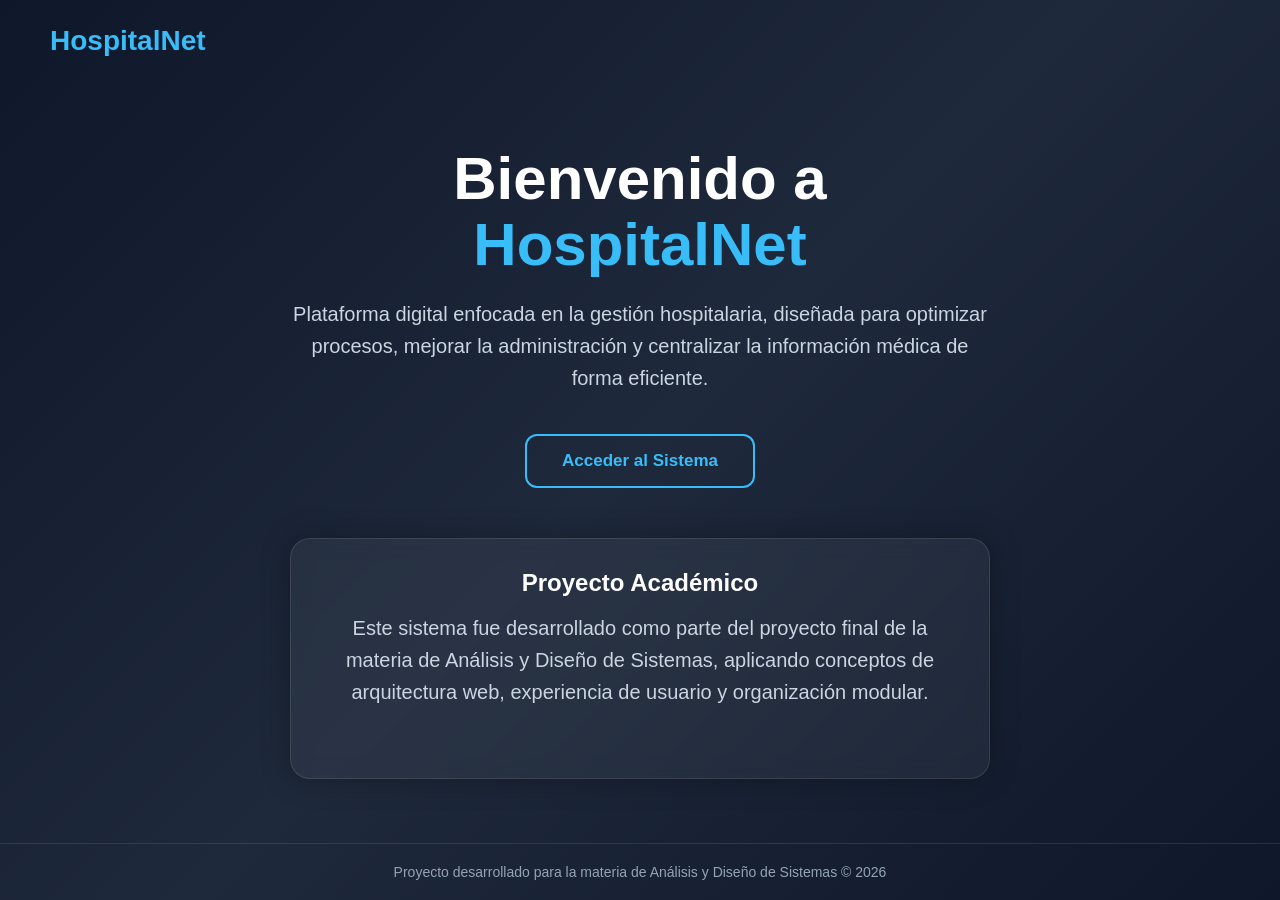
<file: index.html>
<!DOCTYPE html>
<html lang="es">
<head>
  <meta charset="UTF-8" />
  <meta name="viewport" content="width=device-width, initial-scale=1.0"/>
  <title>HospitalNet - Bienvenido</title>

  <style>
    *{
      margin:0;
      padding:0;
      box-sizing:border-box;
      font-family: Arial, Helvetica, sans-serif;
    }

    body{
      background: linear-gradient(135deg, #0f172a, #1e293b, #0f172a);
      min-height:100vh;
      color:white;
      display:flex;
      flex-direction:column;
    }

    header{
      padding:25px 50px;
      display:flex;
      justify-content:space-between;
      align-items:center;
    }

    .logo{
      font-size:28px;
      font-weight:bold;
      color:#38bdf8;
    }

    nav a{
      color:white;
      text-decoration:none;
      margin-left:25px;
      transition:0.3s;
    }

    nav a:hover{
      color:#38bdf8;
    }

    .hero{
      flex:1;
      display:flex;
      justify-content:center;
      align-items:center;
      padding:40px;
    }

    .hero-content{
      max-width:700px;
      text-align:center;
      animation: fadeIn 1s ease;
    }

    .hero-content h1{
      font-size:60px;
      margin-bottom:20px;
      line-height:1.1;
    }

    .hero-content span{
      color:#38bdf8;
    }

    .hero-content p{
      font-size:20px;
      color:#cbd5e1;
      margin-bottom:40px;
      line-height:1.6;
    }

    .buttons{
      display:flex;
      justify-content:center;
      gap:20px;
      flex-wrap:wrap;
    }

    .btn{
      padding:15px 35px;
      border:none;
      border-radius:12px;
      font-size:17px;
      cursor:pointer;
      transition:0.3s;
      text-decoration:none;
      font-weight:bold;
    }

    .btn-primary{
      background:#38bdf8;
      color:white;
    }

    .btn-primary:hover{
      background:#0ea5e9;
      transform:translateY(-3px);
    }

    .btn-secondary{
      background:transparent;
      border:2px solid #38bdf8;
      color:#38bdf8;
    }

    .btn-secondary:hover{
      background:#38bdf8;
      color:white;
      transform:translateY(-3px);
    }

    .card{
      margin-top:50px;
      background:rgba(255,255,255,0.05);
      padding:30px;
      border-radius:20px;
      backdrop-filter: blur(10px);
      border:1px solid rgba(255,255,255,0.1);
      box-shadow:0 0 30px rgba(0,0,0,0.3);
    }

    footer{
      text-align:center;
      padding:20px;
      color:#94a3b8;
      font-size:14px;
      border-top:1px solid rgba(255,255,255,0.1);
    }

    @keyframes fadeIn{
      from{
        opacity:0;
        transform:translateY(30px);
      }
      to{
        opacity:1;
        transform:translateY(0);
      }
    }

    @media(max-width:768px){
      .hero-content h1{
        font-size:40px;
      }

      .hero-content p{
        font-size:17px;
      }
    }

  </style>
</head>

<body>

  <header>
    <div class="logo">HospitalNet</div>
  </header>

  <section class="hero">

    <div class="hero-content">

      <h1>
        Bienvenido a <span>HospitalNet</span>
      </h1>

      <p>
        Plataforma digital enfocada en la gestión hospitalaria,
        diseñada para optimizar procesos, mejorar la administración
        y centralizar la información médica de forma eficiente.
      </p>

      <div class="buttons">
        <a href="ProyectoADS/views/auth/login.html" class="btn btn-secondary">
          Acceder al Sistema
        </a>
      </div>

      <div class="card">
        <h2 style="margin-bottom:15px;">
          Proyecto Académico
        </h2>

        <p>
          Este sistema fue desarrollado como parte del proyecto final
          de la materia de Análisis y Diseño de Sistemas,
          aplicando conceptos de arquitectura web,
          experiencia de usuario y organización modular.
        </p>
      </div>

    </div>

  </section>

  <footer>
    Proyecto desarrollado para la materia de Análisis y Diseño de Sistemas © 2026
  </footer>

</body>
</html>
</file>
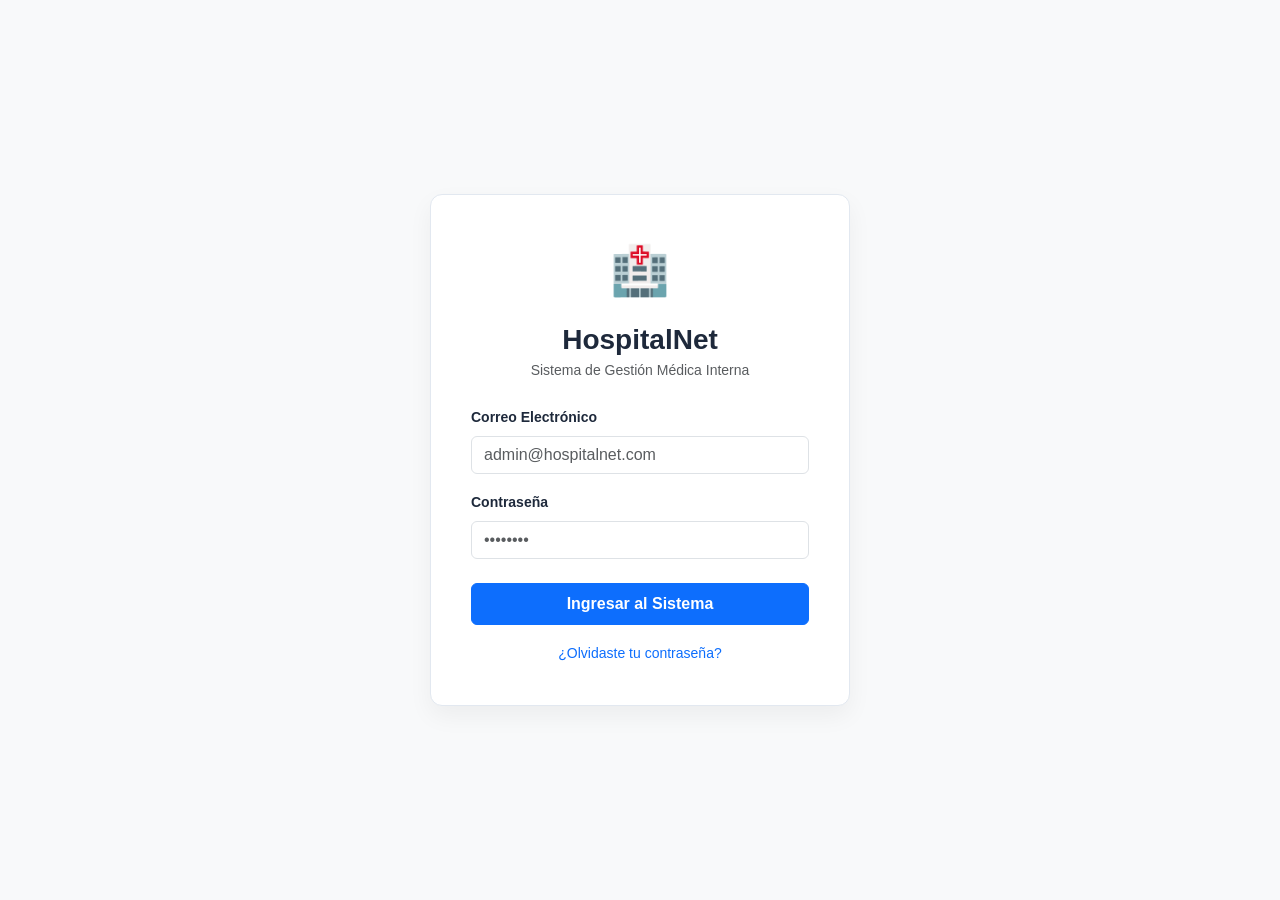
<file: ProyectoADS/views/auth/login.html>
<!DOCTYPE html>
<html lang="es">
<head>
    <meta charset="UTF-8">
    <meta name="viewport" content="width=device-width, initial-scale=1.0">
    <title>HospitalNet - Inicio de Sesión</title>
    <link href="https://cdn.jsdelivr.net/npm/bootstrap@5.3.2/dist/css/bootstrap.min.css" rel="stylesheet">
    <link href="/ProyectoADS/public/css/styles.css" rel="stylesheet">
</head>
<body class="bg-light">

<div class="container d-flex justify-content-center align-items-center" style="min-height: 100vh;">
    <div class="login-container w-100" style="max-width: 420px; background: #ffffff; padding: 2.5rem; border-radius: 12px; box-shadow: 0 10px 25px rgba(0,0,0,0.05);">
        
        <div class="text-center mb-3" style="font-size: 3rem;">🏥</div>
        <h3 class="text-center fw-bold mb-1">HospitalNet</h3>
        <p class="text-muted text-center small mb-4">Sistema de Gestión Médica Interna</p>
        
        <div id="alert-container"></div>

        <form id="form-login" novalidate>
            <div class="mb-3">
                <label for="email" class="form-label small fw-semibold">Correo Electrónico</label>
                <input type="email" class="form-control" id="email" placeholder="admin@hospitalnet.com" required>
            </div>
            
            <div class="mb-4">
                <label for="password" class="form-label small fw-semibold">Contraseña</label>
                <input type="password" class="form-control" id="password" placeholder="••••••••" required>
            </div>
            
            <button type="submit" class="btn btn-primary w-100 py-2 fw-semibold">
                Ingresar al Sistema
            </button>
            <div class="text-center mt-3">
                <a href="recuperar.html" class="small text-decoration-none">¿Olvidaste tu contraseña?</a>
            </div>
        </form>
        
    </div>
</div>

<script src="/ProyectoADS/public/js/auth.js"></script>
</body>
</html>
</file>
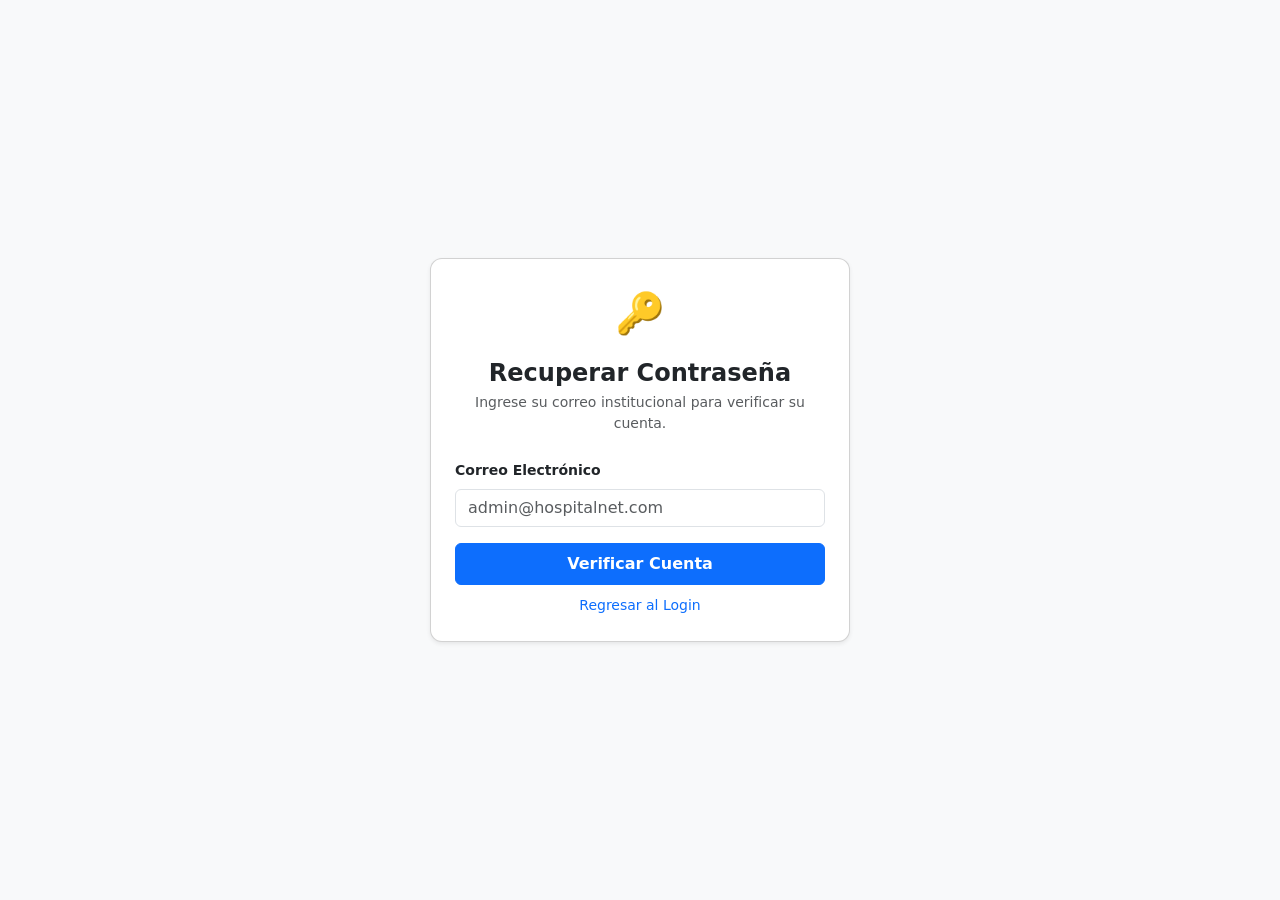
<file: ProyectoADS/views/auth/recuperar.html>
<!DOCTYPE html>
<html lang="es">
<head>
    <meta charset="UTF-8">
    <meta name="viewport" content="width=device-width, initial-scale=1.0">
    <title>HospitalNet - Recuperar Contraseña</title>
    <link href="https://cdn.jsdelivr.net/npm/bootstrap@5.3.2/dist/css/bootstrap.min.css" rel="stylesheet">
</head>
<body class="bg-light">

<div class="container d-flex justify-content-center align-items-center" style="min-height: 100vh;">
    <div class="card p-4 shadow-sm w-100" style="max-width: 420px; border-radius: 12px;">
        <div class="text-center mb-3" style="font-size: 2.5rem;">🔑</div>
        <h4 class="text-center fw-bold mb-1">Recuperar Contraseña</h4>
        <p class="text-muted text-center small mb-4" id="flow-desc">Ingrese su correo institucional para verificar su cuenta.</p>
        
        <div id="alert-container"></div>

        <form id="form-verificar-correo">
            <div class="mb-3">
                <label class="form-label small fw-semibold">Correo Electrónico</label>
                <input type="email" id="recovery-email" class="form-control" placeholder="admin@hospitalnet.com" required>
            </div>
            <button type="submit" class="btn btn-primary w-100 py-2 fw-semibold mb-2">Verificar Cuenta</button>
            <div class="text-center">
                <a href="login.html" class="small text-decoration-none">Regresar al Login</a>
            </div>
        </form>

        <form id="form-cambiar-password" class="d-none">
            <div class="mb-3">
                <label class="form-label small fw-semibold">Nueva Contraseña</label>
                <input type="password" id="new-password" class="form-control" placeholder="••••••••" required>
            </div>
            <button type="submit" class="btn bg-success text-white w-100 py-2 fw-semibold">Actualizar Contraseña</button>
        </form>
    </div>
</div>

<script>
document.addEventListener("DOMContentLoaded", () => {
    const formVerificar = document.getElementById("form-verificar-correo");
    const formCambiar = document.getElementById("form-cambiar-password");
    const emailInput = document.getElementById("recovery-email");
    const passwordInput = document.getElementById("new-password");
    const alertContainer = document.getElementById("alert-container");
    const flowDesc = document.getElementById("flow-desc");
    
    let emailVerificado = "";

    // Evento para el Paso 1
    formVerificar.addEventListener("submit", async (e) => {
        e.preventDefault();
        const email = emailInput.value.trim();

        try {
            const response = await fetch("/ProyectoADS/public/index.php?url=auth/verificarCorreo", {
                method: "POST",
                headers: { "Content-Type": "application/json" },
                body: JSON.stringify({ email })
            });
            const res = await response.json();

            if (res.status === "success") {
                emailVerificado = email; // Guardamos el correo validado
                alertContainer.innerHTML = `<div class="alert alert-success small py-2">${res.message}</div>`;
                
                // Transición al paso 2
                formVerificar.classList.add("d-none");
                formCambiar.classList.remove("d-none");
                flowDesc.textContent = "Establezca su nueva contraseña de acceso.";
            } else {
                alertContainer.innerHTML = `<div class="alert alert-danger small py-2">${res.message}</div>`;
            }
        } catch (err) {
            console.error(err);
            alertContainer.innerHTML = `<div class="alert alert-danger small py-2">Error de conexión.</div>`;
        }
    });

    // Evento para el Paso 2
    formCambiar.addEventListener("submit", async (e) => {
        e.preventDefault();
        const password = passwordInput.value;

        try {
            const response = await fetch("/ProyectoADS/public/index.php?url=auth/actualizarPassword", {
                method: "POST",
                headers: { "Content-Type": "application/json" },
                body: JSON.stringify({ email: emailVerificado, password: password })
            });
            const res = await response.json();

            if (res.status === "success") {
                alertContainer.innerHTML = `<div class="alert alert-success small py-2">${res.message}</div>`;
                formCambiar.reset();
                setTimeout(() => {
                    window.location.href = "login.html";
                }, 2000);
            } else {
                alertContainer.innerHTML = `<div class="alert alert-danger small py-2">${res.message}</div>`;
            }
        } catch (err) {
            console.error(err);
        }
    });
});
</script>
</body>
</html>
</file>
<file: ProyectoADS/public/css/styles.css>
/* public/css/styles.css */

:root {
    --hospital-blue: #0d6efd;
    --hospital-dark: #1e293b;
    --hospital-light: #f8fafc;
    --hospital-success: #198754;
    --hospital-border: #e2e8f0;
}

body {
    background-color: var(--hospital-light);
    font-family: 'Segoe UI', Roboto, Helvetica, Arial, sans-serif;
    color: var(--hospital-dark);
}

/* Contenedor del Login Centrado */
.login-container {
    max-width: 420px;
    background: #ffffff;
    padding: 2.5rem;
    border-radius: 12px;
    box-shadow: 0 10px 25px rgba(30, 41, 59, 0.05);
    border: 1px solid var(--hospital-border);
}

.hospital-logo-placeholder {
    width: 70px;
    height: 70px;
    background-color: rgba(13, 110, 253, 0.1);
    color: var(--hospital-blue);
    border-radius: 50%;
    display: flex;
    align-items: center;
    justify-content: center;
    margin: 0 auto 1.5rem auto;
}

/* Tarjetas Clínicas del Panel de Control */
.card-clinical {
    border: 1px solid var(--hospital-border);
    border-radius: 10px;
    box-shadow: 0 4px 6px -1px rgba(0, 0, 0, 0.01), 0 2px 4px -1px rgba(0, 0, 0, 0.01);
    background: #ffffff;
    margin-bottom: 1.5rem;
}

.card-clinical .card-header {
    background-color: #ffffff;
    border-bottom: 1px solid var(--hospital-border);
    font-weight: 600;
    color: var(--hospital-dark);
    padding: 1rem 1.25rem;
}

/* Estilos extra para textos pequeños */
.extra-small {
    font-size: 0.75rem;
}
</file>
